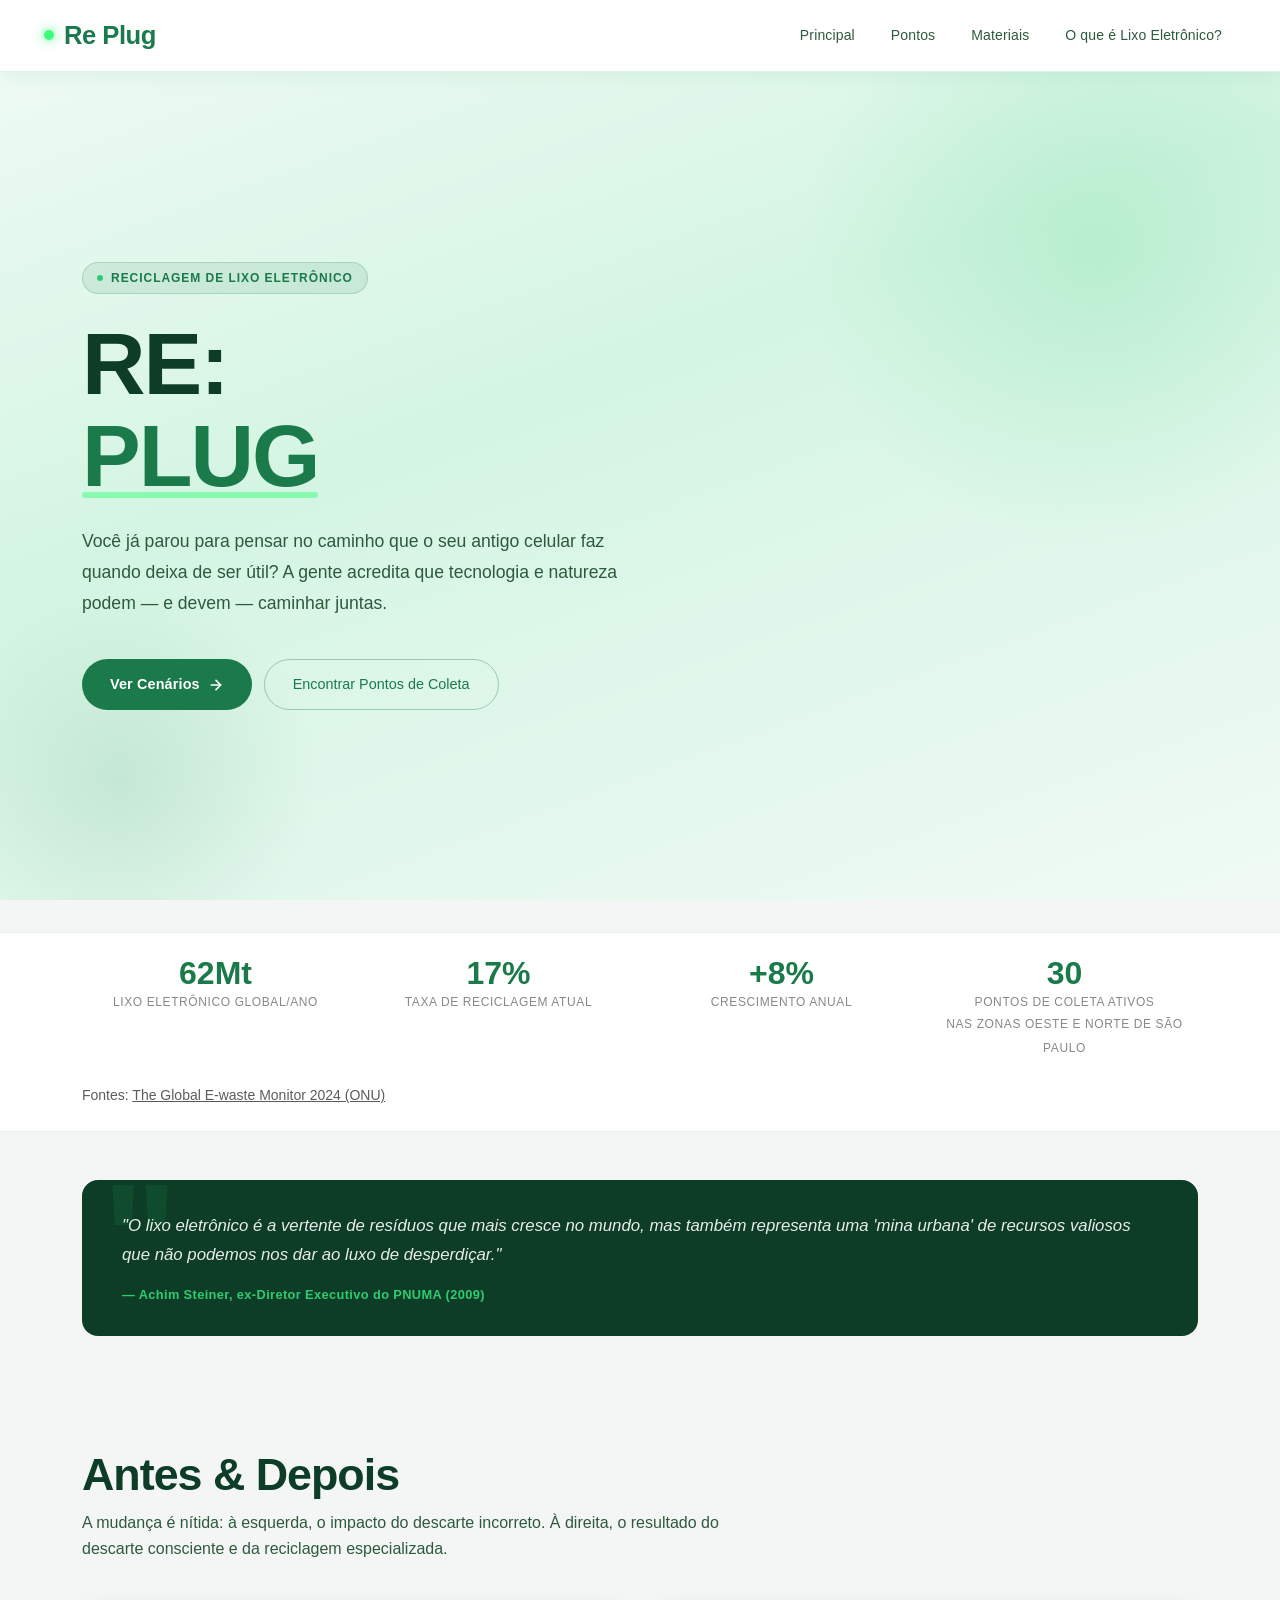
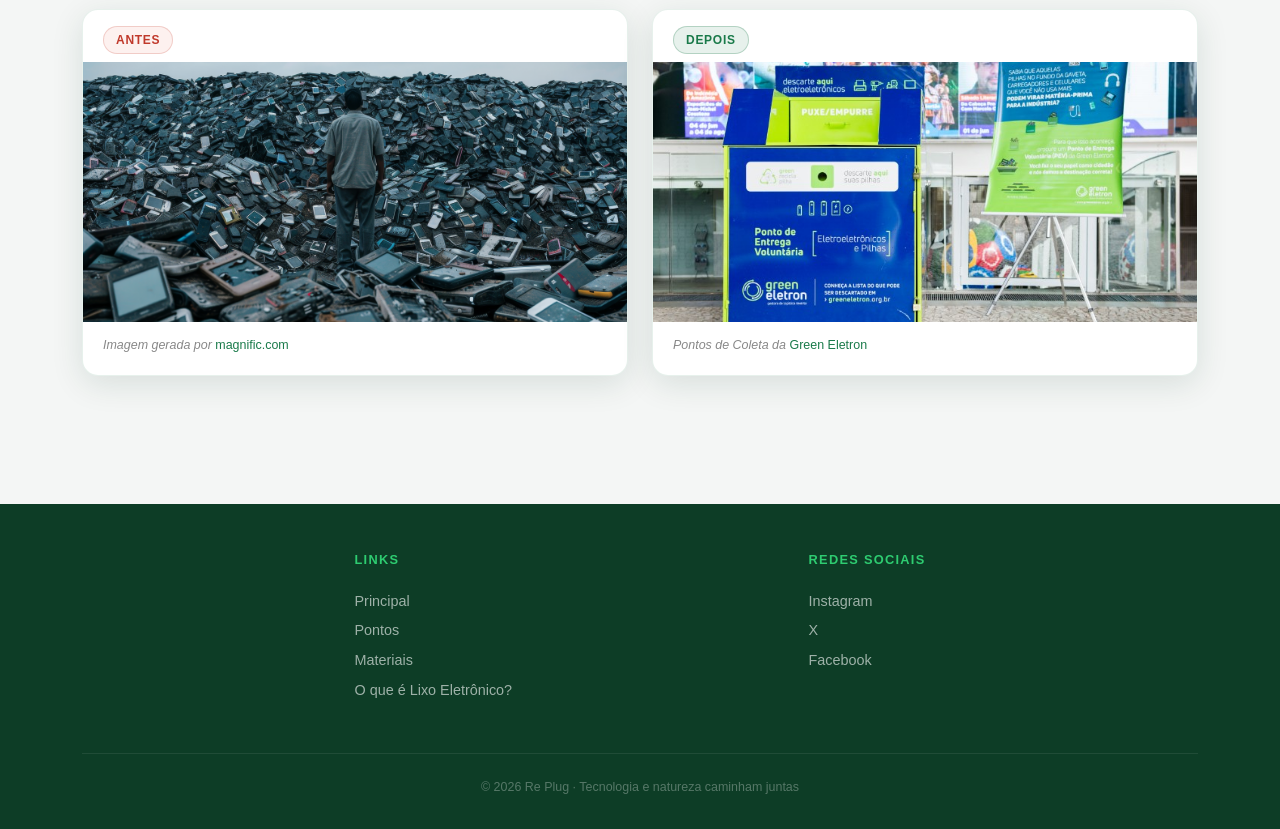
<file: index.html>
<!DOCTYPE html>
<html lang="pt-BR">

<head>
    <meta charset="UTF-8">
    <meta name="viewport" content="width=device-width, initial-scale=1.0">
    <link rel="stylesheet" href="style.css">
    <link rel="stylesheet" href="https://cdn.jsdelivr.net/npm/bootstrap@5.3.3/dist/css/bootstrap.min.css"
        integrity="sha384-QWTKZyjpPEjISv5WaRU9OFeRpok6YctnYmDr5pNlyT2bRjXh0JMhjY6hW+ALEwIH" crossorigin="anonymous">
    <script src="https://cdn.jsdelivr.net/npm/bootstrap@5.3.3/dist/js/bootstrap.min.js"
        integrity="sha384-0pUGZvbkm6XF6gxjEnlmuGrJXVbNuzT9qBBavbLwCsOGabYfZo0T0to5eqruptLy"
        crossorigin="anonymous"></script>
    <title>Re Plug</title>
</head>

<body>

    <header id="header"></header>

    <section class="hero-section">
        <div class="container position-relative" style="z-index: 1;">
            <div class="row align-items-center min-vh-85">
                <div class="col-lg-7 py-5">
                    <div class="hero-tag">
                        <span></span> Reciclagem de Lixo Eletrônico
                    </div>
                    <h1 class="hero-titulo">
                        RE:<br>
                        <span class="destaque">PLUG</span>
                    </h1>
                    <p class="hero-descricao">
                        Você já parou para pensar no caminho que o seu antigo celular faz quando deixa de ser útil?
                        A gente acredita que tecnologia e natureza podem — e devem — caminhar juntas.
                    </p>
                    <div class="hero-botoes">
                        <a href="#cenarios" class="btn-primario">
                            Ver Cenários
                            <svg width="16" height="16" viewBox="0 0 24 24" fill="none" stroke="currentColor"
                                stroke-width="2.5" stroke-linecap="round" stroke-linejoin="round">
                                <line x1="5" y1="12" x2="19" y2="12" />
                                <polyline points="12 5 19 12 12 19" />
                            </svg>
                        </a>
                        <a href="pontos-coleta/pontos-coleta.html" class="btn-secundario">
                            Encontrar Pontos de Coleta
                        </a>
                    </div>
                </div>
            </div>
        </div>
    </section>

    <div class="stats-bar">
        <div class="container">
            <div class="row text-center g-3">
                <div class="col-6 col-md-3">
                    <div class="stat-numero">62Mt</div>
                    <div class="stat-label">Lixo eletrônico global/ano</div>
                </div>
                <div class="col-6 col-md-3">
                    <div class="stat-numero">17%</div>
                    <div class="stat-label">Taxa de reciclagem atual</div>
                </div>
                <div class="col-6 col-md-3">
                    <div class="stat-numero">+8%</div>
                    <div class="stat-label">Crescimento anual</div>
                </div>
                <div class="col-6 col-md-3">
                    <div class="stat-numero">30</div>
                    <div class="stat-label">Pontos de coleta ativos</div>
                    <small class="stat-label">Nas Zonas Oeste e Norte de São Paulo</small>
                </div>

            </div><br>
            <small class="text-muted">
                Fontes:
                <a href="https://ewastemonitor.info/" target="_blank" rel="noopener noreferrer"
                    style="color: inherit; text-decoration: underline;">
                    The Global E-waste Monitor 2024 (ONU)
                </a> 
            </small>
        </div>

    </div>

    <main class="principal">
        <div class="container">

            <div class="frase-efeito">
                <p>"O lixo eletrônico é a vertente de resíduos que mais cresce no mundo,
                    mas também representa uma 'mina urbana' de recursos valiosos
                    que não podemos nos dar ao luxo de desperdiçar."</p>
                <small>— Achim Steiner, ex-Diretor Executivo do PNUMA (2009)</small>
            </div>

            <section id="cenarios" class="secao-cenarios">
                <h2 class="secao-titulo">Antes &amp; Depois</h2>
                <p class="secao-subtitulo">
                    A mudança é nítida: à esquerda, o impacto do descarte incorreto.
                    À direita, o resultado do descarte consciente e da reciclagem especializada.
                </p>

                <div class="d-flex flex-column flex-md-row gap-4">
                    <div class="card-cenario">
                        <div class="card-badge">
                            <span class="badge-antes">Antes</span>
                        </div>
                        <img class="imagem" src="assets/imagens/lixo.jpg"
                            alt="Lixos eletrônicos acumulados de forma incorreta">
                        <div class="card-caption">
                            Imagem gerada por <a
                                href="https://www.magnific.com/br/imagem-ia-gratis/conceito-de-pessoa-que-sofre-de-ciberdoenca-e-dependencia-de-tecnologia_204412126.htm"
                                target="_blank" rel="noopener">magnific.com</a>
                        </div>
                    </div>

                    <div class="card-cenario">
                        <div class="card-badge">
                            <span class="badge-depois">Depois</span>
                        </div>
                        <img class="imagem" src="assets/imagens/ponto-coleta-green-eletron.jpg"
                            alt="Pontos de Coleta da Green Eletron — Descarte Consciente">
                        <div class="card-caption">
                            Pontos de Coleta da <a href="https://greeneletron.org.br/" target="_blank">Green Eletron</a>
                        </div>
                    </div>
                </div>
            </section>

        </div>
    </main>

    <footer id="footer"></footer>

    <script type="module" src="include.js"></script>

</body>

</html>
</file>
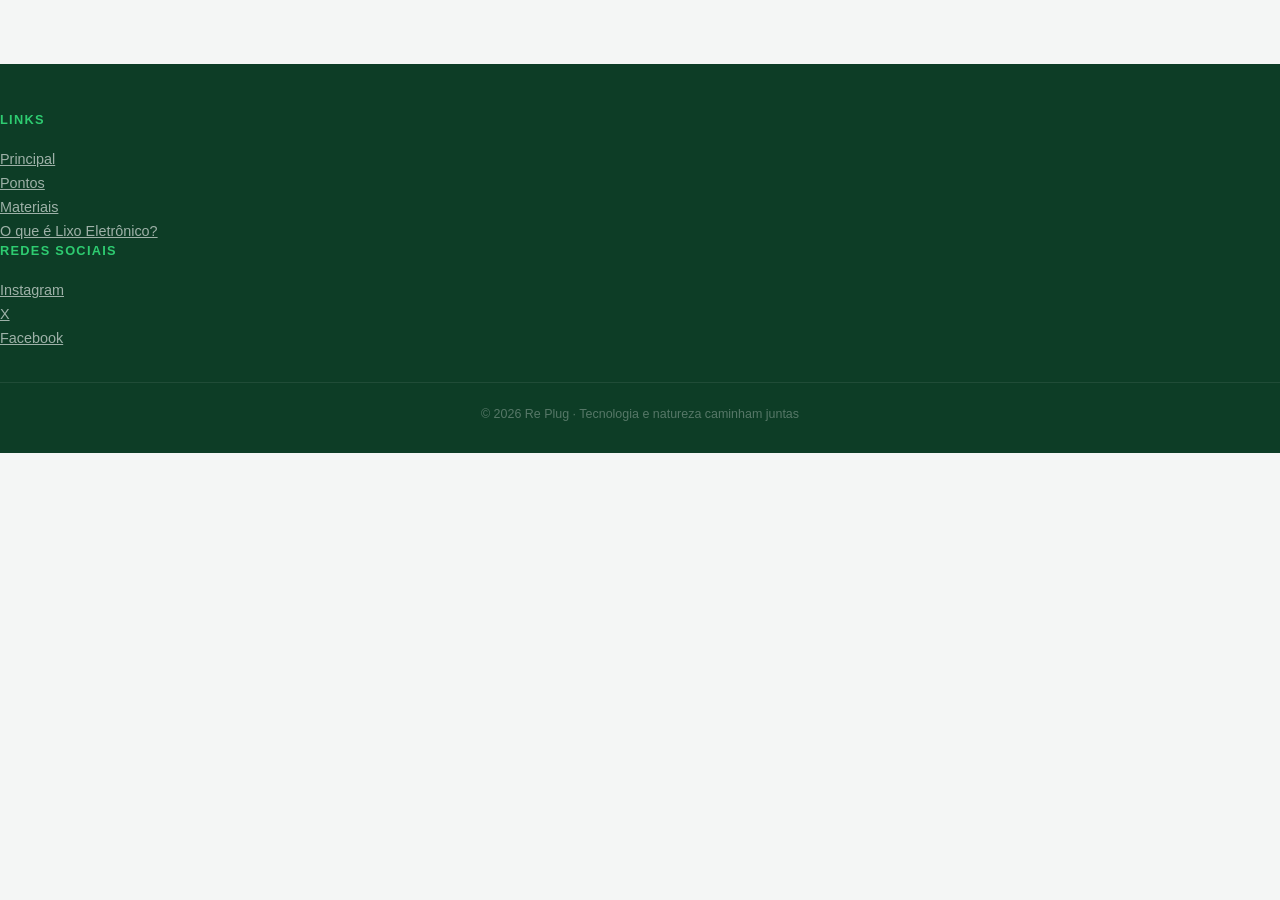
<file: footer.html>
<!DOCTYPE html>
<html lang="pt-BR">

<head>
    <meta charset="UTF-8">
    <meta name="viewport" content="width=device-width, initial-scale=1.0">
    <link rel="stylesheet" href="style.css">
    <title>Re Plug</title>
</head>

<body>
    <footer class="rodape">
        <div class="container">
            <div class="d-flex justify-content-evenly flex-wrap gap-4">
                <ul class="list-unstyled">
                    <h3>Links</h3>
                    <li class="nav-item"><a href="index.html" class="nav-link">Principal</a></li>
                    <li class="nav-item"><a href="pontos-coleta/pontos-coleta.html" class="nav-link">Pontos</a></li>
                    <li class="nav-item"><a href="materiais-guia/materiais-guia.html" class="nav-link">Materiais</a></li>
                    <li class="nav-item"><a href="duvida-lixo-eletronico/lixo-eletronico.html" class="nav-link">O que é Lixo Eletrônico?</a></li>
                </ul>
                <ul class="list-unstyled">
                    <h3>Redes Sociais</h3>
                    <li class="nav-item"><a href="#" class="nav-link">Instagram</a></li>
                    <li class="nav-item"><a href="#" class="nav-link">X</a></li>
                    <li class="nav-item"><a href="#" class="nav-link">Facebook</a></li>
                </ul>
            </div>
            <div class="rodape-credito">
                © 2026 Re Plug · Tecnologia e natureza caminham juntas
            </div>
        </div>
    </footer>
</body>

</html>
</file>
<file: style.css>
@import url("https://fonts.googleapis.com/css2?family=Syne:wght@400;600;700;800&family=DM+Sans:ital,wght@0,300;0,400;0,500;1,300&display=swap");

:root {
  --verde-primario: #1a7a4a;
  --verde-claro: #2ecc71;
  --verde-neon: #39ff7a;
  --verde-escuro: #0d3d26;
  --verde-fundo: #edfaf3;
  --cinza-claro: #f4f6f5;
  --texto-escuro: #0d1f16;
  --texto-medio: #2d5a3d;
  --branco: #ffffff;
  --sombra-verde: 0 4px 24px rgba(26, 122, 74, 0.15);
  --sombra-card: 0 8px 32px rgba(13, 61, 38, 0.12);
  --transicao: all 0.35s cubic-bezier(0.25, 0.46, 0.45, 0.94);
  --borda-radius: 16px;
  --fonte-display: Arial, sans-serif;
  --fonte-corpo: Arial, sans-serif;
}

* {
  margin: 0;
  padding: 0;
  box-sizing: border-box;
}

html {
  scroll-behavior: smooth;
}

body {
  font-family: var(--fonte-corpo);
  background-color: var(--cinza-claro);
  color: var(--texto-escuro);
  overflow-x: hidden;
}

.cabecalho {
  background: rgba(255, 255, 255, 0.92);
  backdrop-filter: blur(16px);
  -webkit-backdrop-filter: blur(16px);
  border-bottom: 1px solid rgba(26, 122, 74, 0.12) !important;
  padding: 0 2rem !important;
  height: 72px;
  position: sticky;
  top: 0;
  z-index: 1000;
  display: flex !important;
  align-items: center;
  justify-content: space-between !important;
  transition: var(--transicao);
  box-shadow: 0 2px 20px rgba(26, 122, 74, 0.08);
}

.cabecalho .logo-texto {
  font-family: var(--fonte-display);
  font-size: 1.6rem;
  font-weight: 800;
  color: var(--verde-primario);
  text-decoration: none;
  letter-spacing: -0.5px;
  display: flex;
  align-items: center;
  gap: 10px;
  transition: var(--transicao);
}

.cabecalho .logo-texto::before {
  content: "";
  display: inline-block;
  width: 10px;
  height: 10px;
  background: var(--verde-neon);
  border-radius: 50%;
  box-shadow: 0 0 12px var(--verde-neon);
  animation: pulso 2.5s infinite;
}

@keyframes pulso {
  0%,
  100% {
    opacity: 1;
    transform: scale(1);
  }
  50% {
    opacity: 0.6;
    transform: scale(0.85);
  }
}

.cabecalho .logo-texto:hover {
  color: var(--verde-escuro);
  transform: translateY(-1px);
}

.cabecalho .nav {
  gap: 4px;
}

.cabecalho .nav-link {
  font-family: var(--fonte-corpo);
  font-size: 0.875rem;
  font-weight: 500;
  color: var(--texto-medio) !important;
  padding: 8px 14px !important;
  border-radius: 8px;
  transition: var(--transicao);
  letter-spacing: 0.01em;
  position: relative;
}

.cabecalho .nav-link::after {
  content: "";
  position: absolute;
  bottom: 4px;
  left: 50%;
  width: 0;
  height: 2px;
  background: var(--verde-claro);
  border-radius: 2px;
  transform: translateX(-50%);
  transition: var(--transicao);
}

.cabecalho .nav-link:hover {
  color: var(--verde-primario) !important;
  background: var(--verde-fundo);
}

.cabecalho .nav-link:hover::after {
  width: 60%;
}

.hero-section {
  min-height: 92vh;
  background: linear-gradient(160deg, #edfaf3 0%, #d4f5e3 40%, #f0faf5 100%);
  position: relative;
  display: flex;
  align-items: center;
  overflow: hidden;
}

.hero-section::before {
  content: "";
  position: absolute;
  top: -120px;
  right: -120px;
  width: 600px;
  height: 600px;
  background: radial-gradient(
    circle,
    rgba(46, 204, 113, 0.18) 0%,
    transparent 70%
  );
  pointer-events: none;
}

.hero-section::after {
  content: "";
  position: absolute;
  bottom: -80px;
  left: -80px;
  width: 400px;
  height: 400px;
  background: radial-gradient(
    circle,
    rgba(26, 122, 74, 0.12) 0%,
    transparent 70%
  );
  pointer-events: none;
}

.hero-tag {
  display: inline-flex;
  align-items: center;
  gap: 8px;
  background: rgba(26, 122, 74, 0.1);
  border: 1px solid rgba(26, 122, 74, 0.2);
  color: var(--verde-primario);
  font-size: 0.75rem;
  font-weight: 600;
  letter-spacing: 0.08em;
  text-transform: uppercase;
  padding: 6px 14px;
  border-radius: 100px;
  margin-bottom: 1.5rem;
  animation: slideDown 0.6s ease both;
}

.hero-tag span {
  width: 6px;
  height: 6px;
  background: var(--verde-claro);
  border-radius: 50%;
  display: inline-block;
  animation: pulso 2s infinite;
}

.hero-titulo {
  font-family: var(--fonte-display);
  font-size: clamp(3rem, 7vw, 5.5rem);
  font-weight: 800;
  color: var(--verde-escuro);
  line-height: 1.05;
  letter-spacing: -2px;
  margin-bottom: 1.5rem;
  animation: slideUp 0.7s ease 0.1s both;
}

.hero-titulo .destaque {
  color: var(--verde-primario);
  position: relative;
  display: inline-block;
}

.hero-titulo .destaque::after {
  content: "";
  position: absolute;
  bottom: 4px;
  left: 0;
  width: 100%;
  height: 6px;
  background: var(--verde-neon);
  opacity: 0.5;
  border-radius: 3px;
  z-index: -1;
  animation: expandir 0.8s ease 0.6s both;
}

@keyframes expandir {
  from {
    width: 0;
  }
  to {
    width: 100%;
  }
}

.hero-descricao {
  font-size: 1.1rem;
  font-weight: 300;
  color: var(--texto-medio);
  line-height: 1.75;
  max-width: 540px;
  margin-bottom: 2.5rem;
  animation: slideUp 0.7s ease 0.2s both;
}

.hero-botoes {
  display: flex;
  gap: 12px;
  flex-wrap: wrap;
  animation: slideUp 0.7s ease 0.3s both;
}

.btn-primario {
  background: var(--verde-primario);
  color: var(--branco);
  font-family: var(--fonte-corpo);
  font-size: 0.9rem;
  font-weight: 600;
  padding: 14px 28px;
  border-radius: 100px;
  border: none;
  text-decoration: none;
  display: inline-flex;
  align-items: center;
  gap: 8px;
  cursor: pointer;
  transition: var(--transicao);
  letter-spacing: 0.01em;
}

.btn-primario:hover {
  background: var(--verde-escuro);
  color: var(--branco);
  transform: translateY(-2px);
  box-shadow: 0 8px 24px rgba(26, 122, 74, 0.4);
}

.btn-secundario {
  background: transparent;
  color: var(--verde-primario);
  font-family: var(--fonte-corpo);
  font-size: 0.9rem;
  font-weight: 500;
  padding: 14px 28px;
  border-radius: 100px;
  border: 1.5px solid rgba(26, 122, 74, 0.35);
  text-decoration: none;
  display: inline-flex;
  align-items: center;
  gap: 8px;
  cursor: pointer;
  transition: var(--transicao);
}

.btn-secundario:hover {
  background: var(--verde-fundo);
  border-color: var(--verde-primario);
  color: var(--verde-primario);
  transform: translateY(-2px);
}

/* animacao entrada */
@keyframes slideUp {
  from {
    opacity: 0;
    transform: translateY(28px);
  }
  to {
    opacity: 1;
    transform: translateY(0);
  }
}

@keyframes slideDown {
  from {
    opacity: 0;
    transform: translateY(-16px);
  }
  to {
    opacity: 1;
    transform: translateY(0);
  }
}

.frase-efeito {
  background: var(--verde-escuro);
  border-radius: var(--borda-radius);
  padding: 2rem 2.5rem;
  margin: 3rem 0;
  position: relative;
  overflow: hidden;
}

.frase-efeito::before {
  content: '"';
  position: absolute;
  top: -20px;
  left: 20px;
  font-family: var(--fonte-display);
  font-size: 10rem;
  font-weight: 800;
  color: rgba(57, 255, 122, 0.08);
  line-height: 1;
  pointer-events: none;
}

.frase-efeito p {
  font-family: var(--fonte-corpo);
  font-size: 1.05rem;
  font-style: italic;
  font-weight: 300;
  color: rgba(255, 255, 255, 0.9);
  line-height: 1.7;
  position: relative;
  z-index: 1;
}

.frase-efeito small {
  display: block;
  margin-top: 1rem;
  font-size: 0.8rem;
  font-weight: 600;
  color: var(--verde-claro);
  letter-spacing: 0.03em;
}

.secao-cenarios {
  padding: 4rem 0;
}

.secao-titulo {
  font-family: var(--fonte-display);
  font-size: clamp(1.8rem, 4vw, 2.8rem);
  font-weight: 800;
  color: var(--verde-escuro);
  letter-spacing: -1px;
  margin-bottom: 0.5rem;
}

.secao-subtitulo {
  font-size: 1rem;
  font-weight: 300;
  color: var(--texto-medio);
  line-height: 1.6;
  max-width: 640px;
  margin-bottom: 3rem;
}

.card-cenario {
  background: var(--branco);
  border-radius: var(--borda-radius);
  overflow: hidden;
  border: 1px solid rgba(26, 122, 74, 0.1);
  box-shadow: var(--sombra-card);
  transition: var(--transicao);
  flex: 1;
}

.card-cenario:hover {
  transform: translateY(-6px);
  box-shadow: 0 16px 48px rgba(13, 61, 38, 0.18);
}

.card-cenario .card-badge {
  padding: 1rem 1.25rem 0.5rem;
  display: flex;
  align-items: center;
  gap: 8px;
}

.badge-antes {
  background: rgba(231, 76, 60, 0.08);
  color: #c0392b;
  font-size: 0.75rem;
  font-weight: 700;
  letter-spacing: 0.06em;
  text-transform: uppercase;
  padding: 4px 12px;
  border-radius: 100px;
  border: 1px solid rgba(192, 57, 43, 0.2);
}

.badge-depois {
  background: rgba(26, 122, 74, 0.1);
  color: var(--verde-primario);
  font-size: 0.75rem;
  font-weight: 700;
  letter-spacing: 0.06em;
  text-transform: uppercase;
  padding: 4px 12px;
  border-radius: 100px;
  border: 1px solid rgba(26, 122, 74, 0.25);
}

.card-cenario .imagem {
  width: 100%;
  height: 260px;
  object-fit: cover;
  display: block;
}

.card-cenario .card-caption {
  padding: 0.85rem 1.25rem 1.25rem;
  font-size: 0.78rem;
  color: #888;
  font-style: italic;
}

.card-cenario .card-caption a {
  color: var(--verde-primario);
  text-decoration: none;
  font-style: normal;
  font-weight: 500;
}

.principal {
  padding: 0;
  border-radius: 0;
  min-height: auto;
  background: transparent;
}

.rodape {
  background: var(--verde-escuro);
  height: auto !important;
  padding: 3rem 0 2rem;
  margin-top: 4rem;
}

.rodape h3 {
  font-family: var(--fonte-display);
  font-size: 0.8rem;
  font-weight: 700;
  letter-spacing: 0.1em;
  text-transform: uppercase;
  color: var(--verde-claro);
  margin-bottom: 1.25rem;
}

.rodape .nav-link {
  color: rgba(255, 255, 255, 0.6) !important;
  font-size: 0.9rem;
  font-weight: 300;
  padding: 4px 0 !important;
  transition: var(--transicao);
  display: block;
}

.rodape .nav-link:hover {
  color: rgba(255, 255, 255, 0.95) !important;
  padding-left: 6px !important;
}

.rodape-credito {
  border-top: 1px solid rgba(255, 255, 255, 0.08);
  margin-top: 2rem;
  padding-top: 1.5rem;
  text-align: center;
  color: rgba(255, 255, 255, 0.3);
  font-size: 0.78rem;
  font-weight: 300;
}

.stats-bar {
  background: var(--branco);
  border-top: 1px solid rgba(26, 122, 74, 0.1);
  border-bottom: 1px solid rgba(26, 122, 74, 0.1);
  padding: 1.5rem 0;
  margin: 2rem 0;
}

.stat-item {
  text-align: center;
  padding: 0 1rem;
}

.stat-numero {
  font-family: var(--fonte-display);
  font-size: 2rem;
  font-weight: 800;
  color: var(--verde-primario);
  line-height: 1;
}

.stat-label {
  font-size: 0.75rem;
  font-weight: 400;
  color: #888;
  margin-top: 4px;
  text-transform: uppercase;
  letter-spacing: 0.05em;
}

.cabecalho .navbar-toggler {
  border: none !important;
  background: transparent;
  padding: 0 !important;
  width: 32px;
  height: 24px;
  position: relative;
}

.cabecalho .navbar-toggler:focus {
  box-shadow: none !important;
}

.cabecalho .navbar-toggler-icon {
  background-image: none !important;
  width: 100%;
  height: 3px;
  background-color: var(--verde-primario);
  border-radius: 999px;
  position: absolute;
  top: 50%;
  left: 0;
  transform: translateY(-50%);
  transition: var(--transicao);
}

.cabecalho .navbar-toggler-icon::before,
.cabecalho .navbar-toggler-icon::after {
  content: "";
  position: absolute;
  left: 0;
  width: 100%;
  height: 3px;
  background-color: var(--verde-primario);
  border-radius: 999px;
  transition: var(--transicao);
}

.cabecalho .navbar-toggler-icon::before {
  top: -9px;
}

.cabecalho .navbar-toggler-icon::after {
  top: 9px;
}

@media (max-width: 767px) {
  .cabecalho {
    padding: 0 1rem !important;
    height: 60px;
  }

  .cabecalho .nav-link {
    font-size: 0.78rem;
    padding: 6px 8px !important;
  }

  .hero-titulo {
    font-size: 2.8rem;
    letter-spacing: -1px;
  }

  .hero-botoes {
    flex-direction: column;
  }

  .btn-primario,
  .btn-secundario {
    justify-content: center;
  }

  .card-cenario .imagem {
    height: 200px;
  }

  .frase-efeito {
    padding: 1.5rem;
  }

  .frase-efeito::before {
    font-size: 6rem;
  }
  .navbar-collapse {
    position: absolute;
    top: 60px;
    left: 0;
    width: 100%;
    background: rgba(255, 255, 255, 0.97);
    backdrop-filter: blur(16px);
    padding: 1rem;
    border-bottom: 1px solid rgba(26, 122, 74, 0.1);
    box-shadow: 0 10px 30px rgba(0, 0, 0, 0.08);
  }

  .cabecalho .nav {
    flex-direction: column;
    width: 100%;
    gap: 10px;
  }

  .cabecalho .nav-link {
    width: 100%;
    padding: 12px !important;
    border-radius: 12px;
  }
}
</file>
